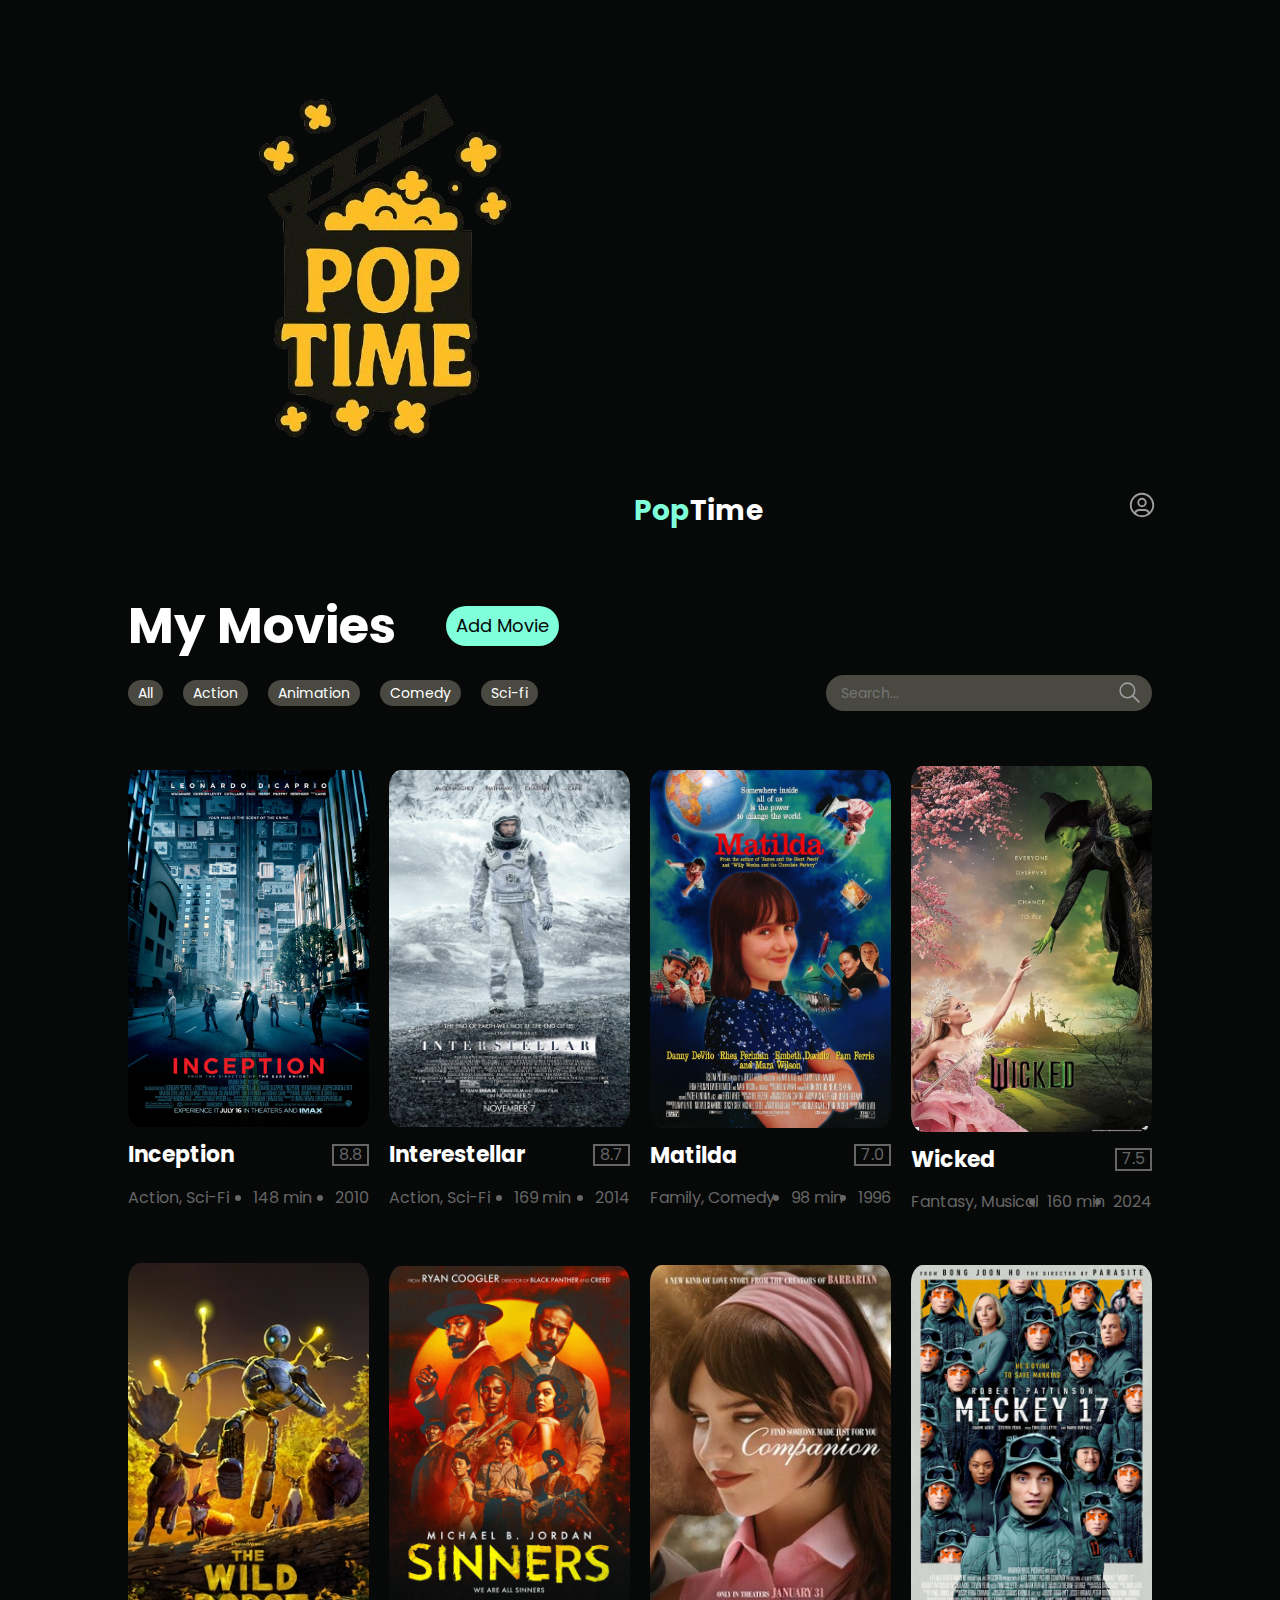
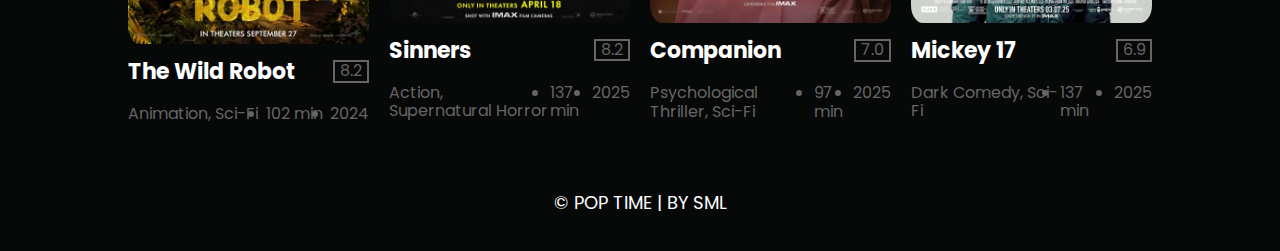
<file: index.html>
<!DOCTYPE html>
<html lang="en">

<head>
    <meta charset="UTF-8">
    <meta http-equiv="X-UA-Compatible" content="IE=edge">
    <meta name="viewport" content="width=device-width, initial-scale=1.0">
    <title>MyMovieList</title>
    <link rel="stylesheet" href="css/normalize.css">
    <link rel="preconnect" href="https://fonts.googleapis.com">
    <link rel="preconnect" href="https://fonts.gstatic.com" crossorigin>
    <link
        href="https://fonts.googleapis.com/css2?family=Poppins:ital,wght@0,400;0,500;0,900;1,400;1,500;1,900&display=swap"
        rel="stylesheet">
    <link rel="stylesheet" href="css/styles.css">
</head>

<body class="container wrapper">
    <header class="header">
        <div class="nav">
            <div class="logo">
                <a href="index.html"><img class="logo-img" src="uploads/logo.png" alt="Logo Image"> <span
                        class="logo-color">Pop</span>Time</a>
            </div>
        </div>

        <div class="user">
            <div class="user-img">
                <a class="user-page" href="page/user_page.html">
                    <svg xmlns="http://www.w3.org/2000/svg" class="icon icon-tabler icon-tabler-user-circle" width="30"
                        height="30" viewBox="0 0 24 24" stroke-width="1.5" stroke="#9e9e9e" fill="none"
                        stroke-linecap="round" stroke-linejoin="round">
                        <path stroke="none" d="M0 0h24v24H0z" fill="none" />
                        <path d="M12 12m-9 0a9 9 0 1 0 18 0a9 9 0 1 0 -18 0" />
                        <path d="M12 10m-3 0a3 3 0 1 0 6 0a3 3 0 1 0 -6 0" />
                        <path d="M6.168 18.849a4 4 0 0 1 3.832 -2.849h4a4 4 0 0 1 3.834 2.855" />
                    </svg>
                </a>
            </div>
        </div>
    </header>

    <main class="main">
        <h1 class="main-title">My Movies</h1>
        <a class="add-movie" href="page/addmovie.html">Add Movie</a>
    </main>

    <div class="bar">
        <div class="genres">
            <a class="genre" href="#All">All</a>
            <a class="genre" href="#Action">Action</a>
            <a class="genre" href="#Animation">Animation</a>
            <a class="genre" href="#Comedy">Comedy</a>
            <a class="genre" href="#Sci-fi">Sci-fi</a>
        </div>

        <div class="search-bar">
            <input class="input-field" type="text" placeholder="Search...">
            <svg xmlns="http://www.w3.org/2000/svg" class="icon icon-tabler icon-tabler-search" width="25" height="25"
                viewBox="0 0 24 24" stroke-width="1.5" stroke="#9e9e9e" fill="none" stroke-linecap="round"
                stroke-linejoin="round">
                <path stroke="none" d="M0 0h24v24H0z" fill="none" />
                <path d="M10 10m-7 0a7 7 0 1 0 14 0a7 7 0 1 0 -14 0" />
                <path d="M21 21l-6 -6" />
            </svg>
        </div>
    </div>

    <div class="catalog-container">
        <div class="grid-container">

            <div class="movie-card">
                <div class="image-container">
                    <a href="page/detail.html" class="details">Details</a>
                    <img class="card-image" src="uploads/Inception.jpg" alt="Movie Image">
                </div>
                <div class="movie-content">
                    <h3>Inception</h3>
                    <p>8.8</p>
                </div>
                <ul class="tag">
                    <li class="tag-item">Action, Sci-Fi</li>
                    <li class="tag-item">148 min</li>
                    <li class="tag-item">2010</li>
                </ul>
            </div>

            <div class="movie-card">
                <div class="image-container">
                    <a href="page/detail.html" class="details">Details</a>
                    <img class="card-image" src="uploads/Interestellar.jpg" alt="Movie Image">
                </div>
                <div class="movie-content">
                    <h3>Interestellar</h3>
                    <p>8.7</p>
                </div>
                <ul class="tag">
                    <li class="tag-item">Action, Sci-Fi</li>
                    <li class="tag-item">169 min</li>
                    <li class="tag-item">2014</li>
                </ul>
            </div>

            <div class="movie-card">
                <div class="image-container">
                    <a href="page/detail.html" class="details">Details</a>
                    <img class="card-image" src="uploads/Matilda.jpg" alt="Movie Image">
                </div>
                <div class="movie-content">
                    <h3>Matilda</h3>
                    <p>7.0</p>
                </div>
                <ul class="tag">
                    <li class="tag-item">Family, Comedy</li>
                    <li class="tag-item">98 min</li>
                    <li class="tag-item">1996</li>
                </ul>
            </div>

            <div class="movie-card">
                <div class="image-container">
                    <a href="page/detail.html" class="details">Details</a>
                    <img class="card-image" src="uploads/Wicked.jpg" alt="Movie Image">
                </div>
                <div class="movie-content">
                    <h3>Wicked</h3>
                    <p>7.5</p>
                </div>
                <ul class="tag">
                    <li class="tag-item">Fantasy, Musical</li>
                    <li class="tag-item">160 min</li>
                    <li class="tag-item">2024</li>
                </ul>
            </div>

            <div class="movie-card">
                <div class="image-container">
                    <a href="page/detail.html" class="details">Details</a>
                    <img class="card-image" src="uploads/The_Wild_Robot.jpg" alt="Movie Image">
                </div>
                <div class="movie-content">
                    <h3>The Wild Robot</h3>
                    <p>8.2</p>
                </div>
                <ul class="tag">
                    <li class="tag-item">Animation, Sci-Fi</li>
                    <li class="tag-item">102 min</li>
                    <li class="tag-item">2024</li>
                </ul>
            </div>

            <div class="movie-card">
                <div class="image-container">
                    <a href="page/detail.html" class="details">Details</a>
                    <img class="card-image" src="uploads/Sinners.jpg" alt="Movie Image">
                </div>
                <div class="movie-content">
                    <h3>Sinners</h3>
                    <p>8.2</p>
                </div>
                <ul class="tag">
                    <li class="tag-item">Action, Supernatural Horror</li>
                    <li class="tag-item">137 min</li>
                    <li class="tag-item">2025</li>
                </ul>
            </div>

            <div class="movie-card">
                <div class="image-container">
                    <a href="page/detail.html" class="details">Details</a>
                    <img class="card-image" src="uploads/Companion.jpg" alt="Movie Image">
                </div>
                <div class="movie-content">
                    <h3>Companion</h3>
                    <p>7.0</p>
                </div>
                <ul class="tag">
                    <li class="tag-item">Psychological Thriller, Sci-Fi</li>
                    <li class="tag-item">97 min</li>
                    <li class="tag-item">2025</li>
                </ul>
            </div>

            <div class="movie-card">
                <div class="image-container">
                    <a href="page/detail.html" class="details">Details</a>
                    <img class="card-image" src="uploads/Mickey_17.png" alt="Movie Image">
                </div>
                <div class="movie-content">
                    <h3>Mickey 17</h3>
                    <p>6.9</p>
                </div>
                <ul class="tag">
                    <li class="tag-item">Dark Comedy, Sci-Fi</li>
                    <li class="tag-item">137 min</li>
                    <li class="tag-item">2025</li>
                </ul>
            </div>

        </div>
    </div>

    <footer class="footer section">
        <p>&copy; POP TIME | BY SML</p>
    </footer>

    <script src="js/modernizr.js"></script>
</body>

</html>
</file>
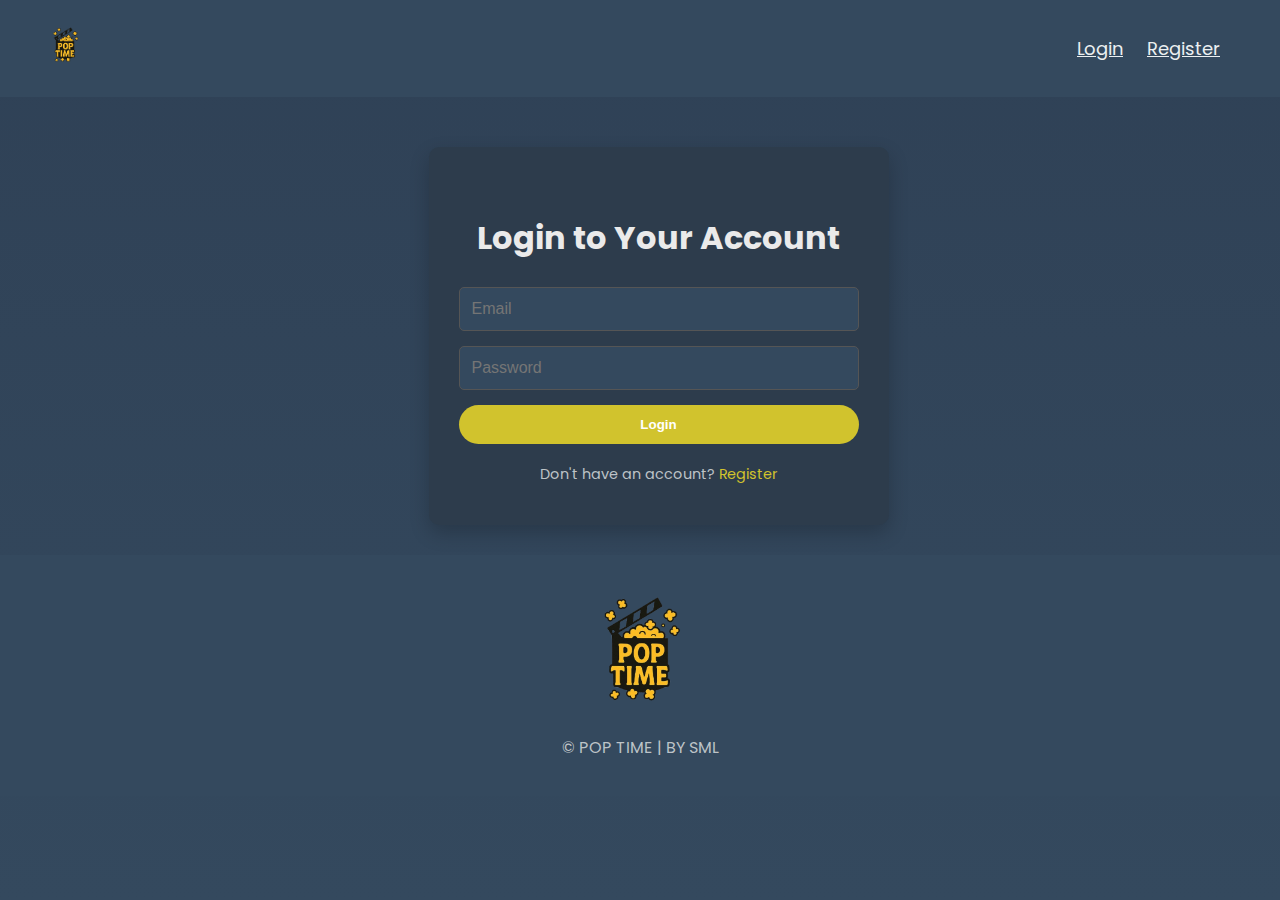
<file: page/login.html>
<!DOCTYPE html>
<html lang="en">
<head>
    <meta charset="UTF-8">
    <meta name="viewport" content="width=device-width, initial-scale=1.0">
    <title>Login - Movie Place</title>
    <link href="https://fonts.googleapis.com/css2?family=Poppins:wght@400;600&display=swap" rel="stylesheet">
    <link rel="stylesheet" href="../css/sasastyles.css">
</head>
<body>

    <!-- Header with Logo -->
    <header class="header">
        <div class="nav">
            <a href="../index.html" class="logo-color"> <!-- Link to user_page.html -->
                <img src="../uploads/logo.png" alt="User Logo" class="logo-img">
            </a>
            <div class="nav-content">
                <a href="login.html">Login</a>
                <a href="register.html">Register</a>
            </div>
        </div>
    </header>

    <!-- Login Form -->
    <div class="details-container">
        <div class="form-container">
            <h2>Login to Your Account</h2>
            <form action="user_page.html" method="POST">
                <input type="email" placeholder="Email" name="email" required>
                <input type="password" placeholder="Password" name="password" required>
                <button type="submit" class="submit-button">Login</button>
            </form>
            <div class="form-footer">
                Don't have an account? <a href="register.html">Register</a>
            </div>
        </div>
    </div>

    <!-- Footer with Bigger Logo -->
    <footer class="footer">
        <img src="../uploads/logo.png" alt="Footer Logo" class="footer-logo">
        <p>&copy; POP TIME | BY SML</p>
    </footer>

</body>
</html>
</file>
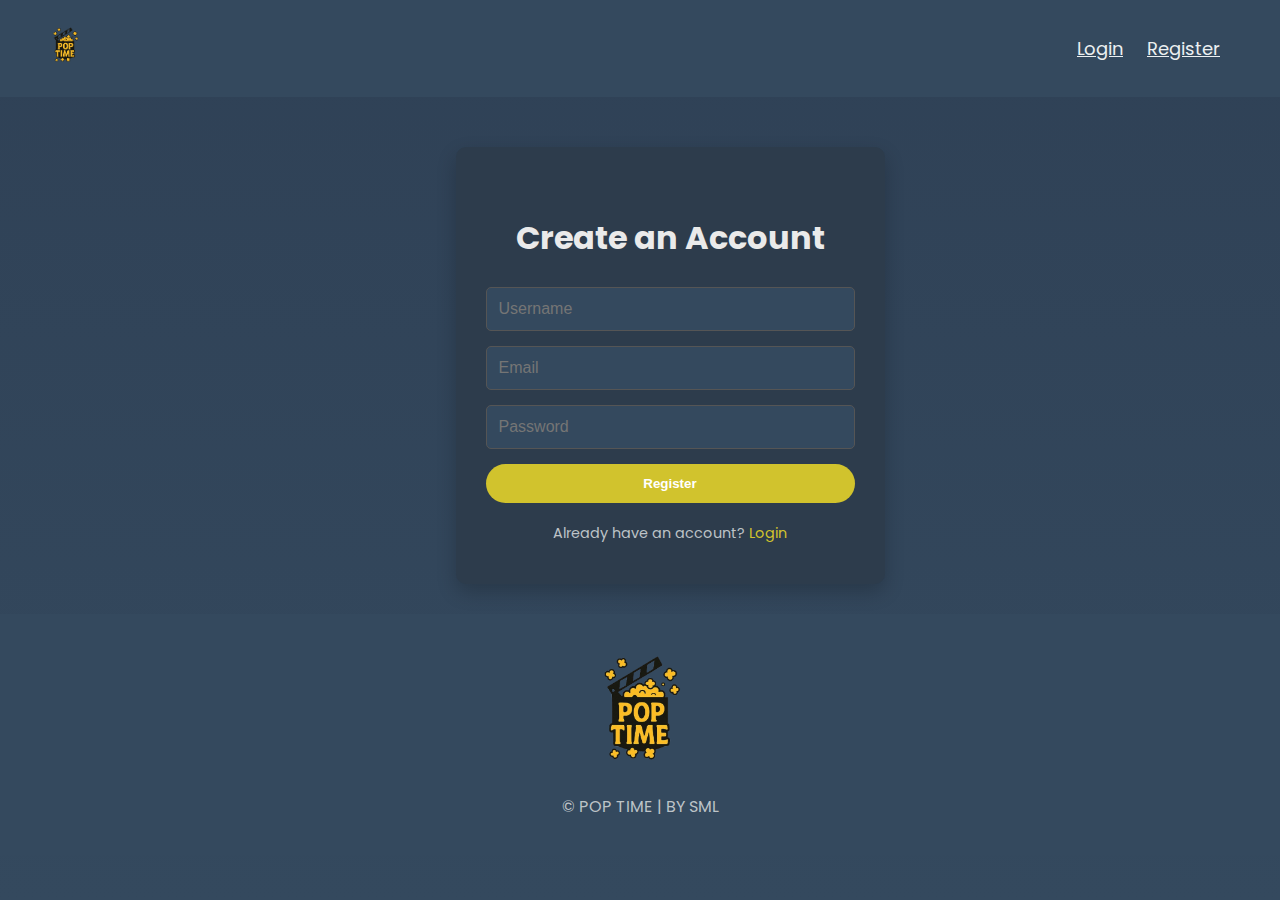
<file: page/user_page.html>
<!DOCTYPE html>
<html lang="en">
<head>
    <meta charset="UTF-8">
    <meta name="viewport" content="width=device-width, initial-scale=1.0">
    <title>Register - POP TIME</title>
    <link href="https://fonts.googleapis.com/css2?family=Poppins:wght@400;600&display=swap" rel="stylesheet">
    <link rel="stylesheet" href="../css/sasastyles.css">
</head>
<body>

    <!-- Header -->
    <header class="header">
        <div class="nav">
            <a href="user_page.html" class="logo-color"> <!-- Link to user_page.html -->
                <img src="../uploads/logo.png" alt="User Logo" class="logo-img">
            </a>
            <div class="nav-content">
                <a href="login.html">Login</a>
                <a href="register.html">Register</a>
            </div>
        </div>
    </header>

    <!-- Register Form -->
    <div class="details-container">
        <div class="form-container">
            <h2>Create an Account</h2>
            <form action="user_page.html" method="GET">
                <input type="text" placeholder="Username" name="username" required>
                <input type="email" placeholder="Email" name="email" required>
                <input type="password" placeholder="Password" name="password" required>
                <button type="submit" class="submit-button">Register</button>
            </form>
            <div class="form-footer">
                Already have an account? <a href="login.html">Login</a>
            </div>
        </div>
    </div>

    <!-- Footer with Centered Big Logo -->
    <footer class="footer">
        <img src="../uploads/logo.png" alt="Footer Logo" class="footer-logo">
        <p>&copy; POP TIME | BY SML</p>
    </footer>

</body>
</html>
</file>
<file: css/styles.css>
html {
  box-sizing: border-box;
}
*,
*:before,
*:after {
  box-sizing: inherit;
}
html{
  font-size: 62.5%;
}

body{
  font-size: 1.6rem;
}
html,body{
  font-family: "Poppins", sans-serif;
  color:#fff;
  background-color: #070808;
  height: 100%;
}

p,a{
  font-size: 18px;
}

a{
  color: #fff;
  text-decoration: none;
}

.container{
  margin: 0 auto;
  max-width: 80%;
}

.wrapper{
  display: flex;
  flex-direction: column;
  min-height: 100vh;
}

.header{
  display: flex;
  justify-content: space-between;
  padding: 20px 0;
  margin-bottom: 50px;
  align-items: baseline;
}

.nav{
  display: flex;
  align-items: baseline;
}

.logo{
  margin-right: 20px;
  font-weight: bold ;
}

.logo a{
  font-size: 28px;
}
.logo a:hover{
  cursor: pointer;
}

.logo-color{
  color: #80ffdb;
}

.nav-content a{
  margin-right: 20px;
}
.nav-content a:hover{
  color: #80ffdb;
}

.user{
  display: flex;
  gap: 20px;
  align-items: baseline;
}
.name p{
  margin: 0;
}

.user-img{
  width: 25px;
  height: 25px;
}

.main{
  display: flex;
  align-items: center;
  gap: 50px;
}

.main-title{
  font-size: 50px;
  margin: 0;
}

.add-movie{
  background-color: #80ffdb;
  color: #070808;
  padding: 10px;
  border-bottom-left-radius: 50px;
  border-top-left-radius: 50px;
  border-bottom-right-radius: 50px;
  border-top-right-radius: 50px;
}
.add-movie:hover{
  background-color: #62e1bd
}

.bar{
  display: flex;
  justify-content: space-between;
  align-items: center;
  margin-bottom: 35px;
  padding: 20px 0;
}

.genres{
  display: flex;
  gap: 20px;
}

.genre, .search-bar, .input-field{
  background-color: #494942;
  padding: 5px 10px;
  border-top-left-radius: 50px;
  border-top-right-radius: 50px;
  border-bottom-left-radius: 50px;
  border-bottom-right-radius: 50px;
  font-size: 14px;
}

.search-bar{
  display: flex;
  align-items: center; 
}

.input-field{
  padding: 5px;
  border: none;
  color: #fff;
}
.input-field:focus{
  outline: none;
}

catalog-container {
  padding: 20px;
}

.grid-container {
  display: grid;
  grid-template-columns: repeat(4, 1fr);
  gap: 20px;
}

.movie-card {
  display: flex;
  flex-direction: column;
  justify-content: center;
}


.image-container {
  position: relative;
  width: 100%;
  height: auto; 
  display: flex;
  justify-content: center;
  align-items: center;
  overflow: hidden;
}

.image-container .card-image {
  width: 100%;
  height: auto;
  object-fit: cover;
}

.image-container .details {
  position: absolute;
  display: flex;
  justify-content: center;
  align-items: center;
  width: 100%;
  height: 100%;
  color: white; /* Adjust color for visibility */
  background-color: rgba(0, 0, 0, 0.5); /* Optional: Add a background for better readability */
  opacity: 0; /* Start hidden */
  transition: opacity 0.3s ease;
}

.image-container:hover .details {
  opacity: 1; /* Show on hover */
}

.details:hover{
  cursor: pointer;
}

.movie-content{
  display: flex;
  align-items: center;
  justify-content: space-between;
}

.movie-content h3 {
  margin: 15px 0 5px 0;
  font-size: 2.2rem;
}

.movie-content p{
  margin: 15px 0 5px 0;
  font-size: 1.6rem;
  color: #666;
  padding: 0px 5px;
  border: 2px solid #666;
}

.tag{
  display: flex;
  justify-content: space-between;
  padding-left: 0;
}

.tag-item{
  margin: 0 0 15px 0;
  font-size: 1.6rem;
  color: #666;
}
.tag-item:first-of-type{
  list-style: none;
}

.movie-card:hover {
  transform: translateY(-5px);
}

catalog-container {
  padding: 20px;
}



.movie-card img {
  border-radius: 5%;
  object-fit: cover;
  width: 100%;
  height: 70%;
}
.movie-card img:hover{
  cursor: pointer;
}

.movie-content{
  display: flex;
  align-items: center;
  justify-content: space-between;
}

.movie-content h3 {
  margin: 15px 0 5px 0;
  font-size: 2.2rem;
}

.movie-content p{
  margin: 15px 0 5px 0;
  font-size: 1.6rem;
  color: #666;
  padding: 0px 5px;
  border: 2px solid #666;
}

.tag{
  display: flex;
  justify-content: space-between;
  padding-left: 0;
}

.tag-item{
  margin: 0 0 15px 0;
  font-size: 1.6rem;
  color: #666;
}
.tag-item:first-of-type{
  list-style: none;
}

.movie-card:hover {
  transform: translateY(-5px);
}


.form-container {
  width: 100%;
  max-width: 500px;
  margin: 50px auto;
  padding: 20px;
  background-color: #fff;
  box-shadow: 0 4px 8px rgba(0, 0, 0, 0.1);
  border-radius: 8px;
  text-align: center;
}

.form-container h2 {
  margin-bottom: 20px;
  font-size: 1.5em;
  color: #333;
}

form {
  display: flex;
  flex-direction: column;
  gap: 15px;
}

label {
  text-align: left;
  font-weight: bold;
  color: #555;
}

input, textarea {
  padding: 10px;
  font-size: 1em;
  border: 1px solid #ddd;
  border-radius: 4px;
  outline: none;
  transition: border-color 0.3s;
}

input:focus, textarea:focus {
  border-color: #007bff;
}

textarea {
  resize: vertical;
}

.submit-button {
  padding: 10px 15px;
  font-size: 1em;
  color: #fff;
  background-color: #007bff;
  border: none;
  border-radius: 4px;
  cursor: pointer;
  transition: background-color 0.3s;
}

.submit-button:hover {
  background-color: #0056b3;
}

.footer{
  padding: 20px 0;
  text-align: center;
}
.details-container{
  margin: 0 auto;
  max-width: 800px;
}

.movie-details{
  display: flex;
  gap: 30px;
}

.movie-title{
  text-align: center;
}
.buttons{
  margin-top: 20px;
  display: flex;
  justify-content: space-between;
  gap: 10px;
}

.card-image{
  width: 100%;
  max-width: 250px;
  height: auto;
  flex: 1;
}

.movie-info{
  flex: 2;
}
</file>
<file: css/sasastyles.css>
/* styles.css */

/* Root Variables */
:root {
  --primary-bg: #2f4156;
  --secondary-bg: #34495e;
  --accent: #d1c32d;
  --accent-hover: #f5995c;
  --text-light: #ecf0f1;
  --text-muted: #bdc3c7;
  --card-bg: #2d3c4c;
  --input-bg: #34495e;
  --button-bg: #d1c32d;
  --button-hover: #b00610;
}

/* Body */
body {
  font-family: "Poppins", sans-serif;
  background: linear-gradient(to bottom, var(--primary-bg), var(--secondary-bg));
  color: var(--text-light);
  margin: 0;
  padding: 0;
  display: flex;
  flex-direction: column;
  justify-content: flex-start;
  align-items: center;
  min-height: 100vh;
  text-align: center;
}

/* Header and Footer */
.header, .footer {
  background-color: var(--secondary-bg);
  padding: 20px 0;
  width: 100%;
}

.nav {
  display: flex;
  justify-content: space-between;
  align-items: center;
  width: 100%;
  max-width: 1200px;
  margin: 0 auto;
}

.nav-content a {
  margin-right: 20px;
  color: var(--text-light);
  font-size: 18px;
  transition: color 0.3s ease;
}

.nav-content a:hover {
  color: var(--accent);
}

/* Logo Images */
.logo-img {
  height: 100px;
  width: auto;
  display: inline-block;
}

.logo-color img {
  height: 50px;
  width: 50px;
  border-radius: 50%;
  transition: transform 0.3s ease;
}

.logo-color img:hover {
  transform: scale(1.1);
}

.footer-logo {
  height: 150px;
  width: auto;
  display: block;
  margin: 0 auto 10px;
}

/* Form Styles */
.form-container {
  background-color: var(--card-bg);
  padding: 40px 30px;
  border-radius: 10px;
  box-shadow: 0 8px 20px rgba(0, 0, 0, 0.2);
  width: 100%;
  max-width: 400px;
  margin-top: 50px;
}

.form-container h2 {
  margin-bottom: 25px;
  font-size: 2rem;
  color: rgb(234, 234, 234);
}

.form-container form {
  display: flex;
  flex-direction: column;
  gap: 15px;
}

input {
  background-color: var(--input-bg);
  color: var(--text-light);
  border: 1px solid #555;
  padding: 12px;
  border-radius: 5px;
  font-size: 16px;
}

/* Submit Button */
.submit-button {
  background-color: var(--button-bg);
  color: #ffffff;
  padding: 12px 20px;
  border: none;
  border-radius: 50px;
  cursor: pointer;
  font-weight: 600;
  transition: background-color 0.3s ease;
}

.submit-button:hover {
  background-color: var(--button-hover);
}

/* Footer */
.footer {
  text-align: center;
  padding: 20px;
  color: var(--text-muted);
  margin-top: 30px;
}

footer p {
  margin-top: 10px;
}

.form-footer {
  margin-top: 20px;
  font-size: 0.9rem;
  color: var(--text-muted);
}

.form-footer a {
  color: var(--accent);
  text-decoration: none;
}

.form-footer a:hover {
  color: var(--accent-hover);
}
</file>
